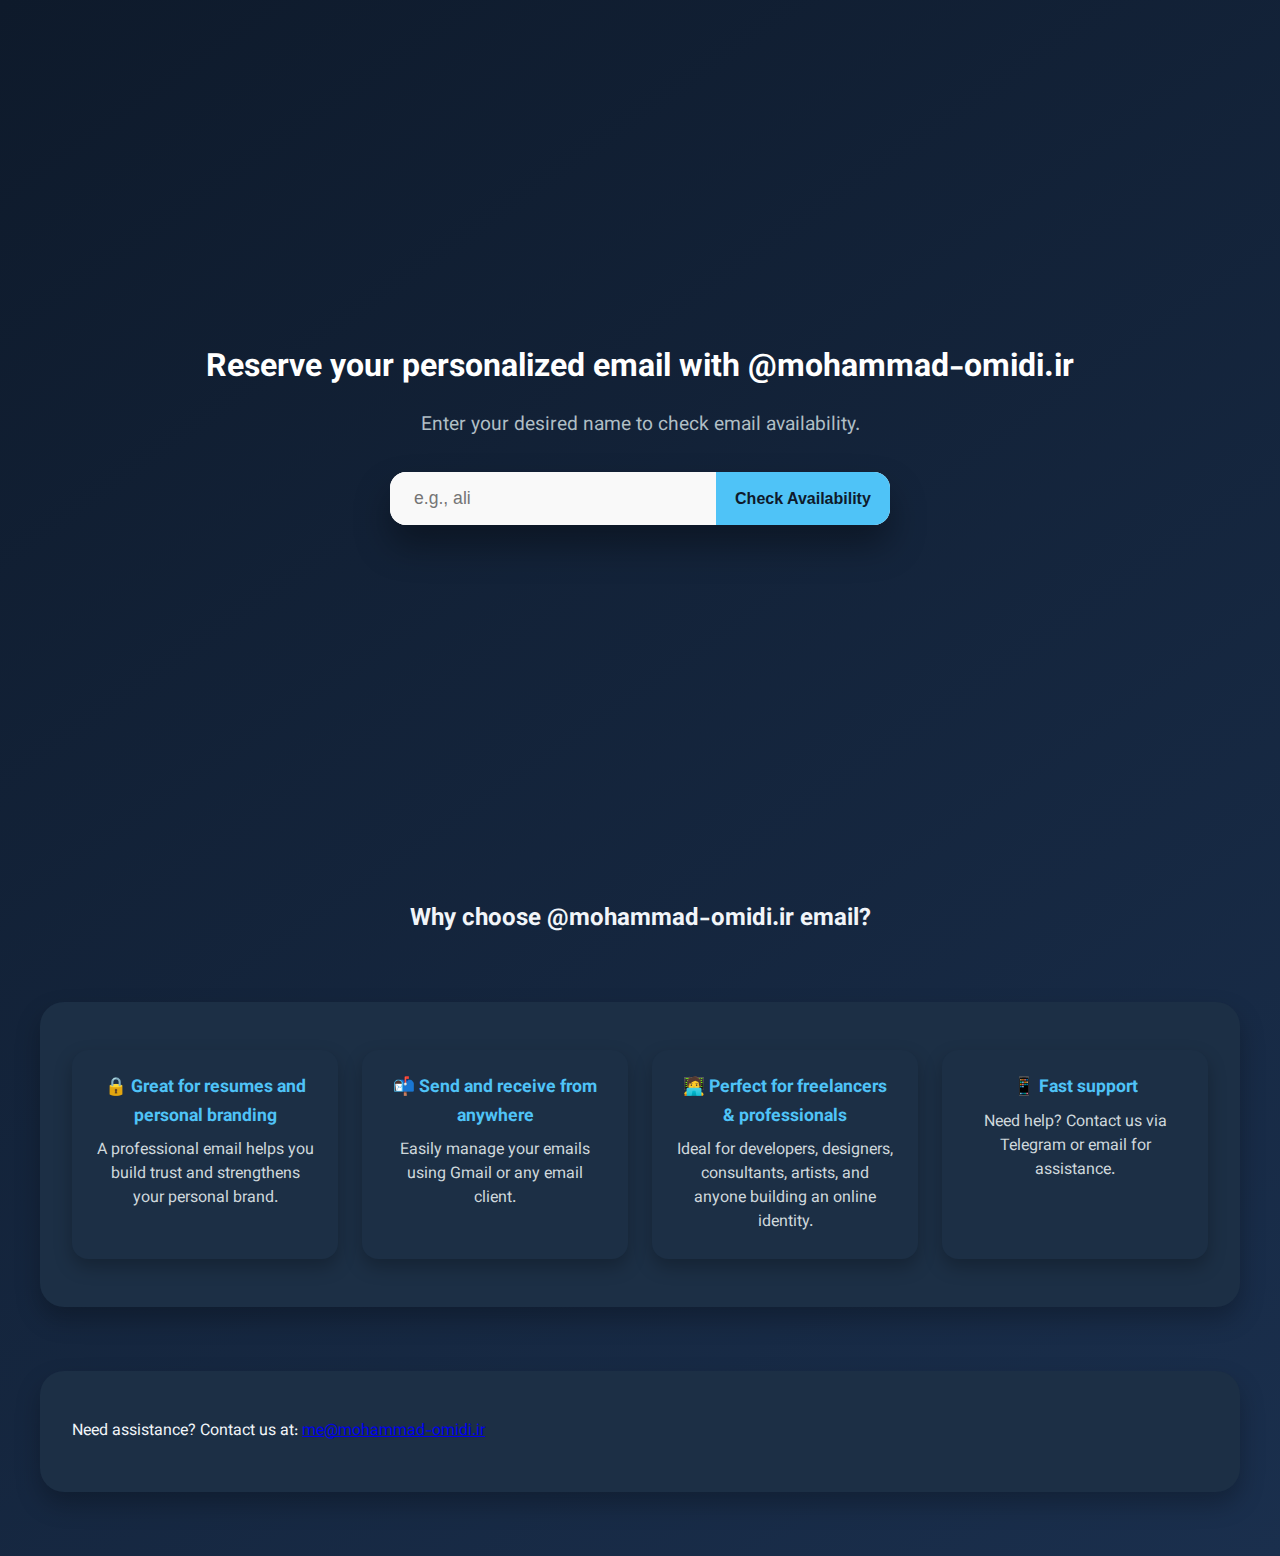
<file: index.html>
<!DOCTYPE html>
<html lang="en" dir="ltr">
<head>
  <meta charset="UTF-8">
  <title>Email Reservation</title>
  <link rel="stylesheet" href="style.css">
  <link href="https://fonts.googleapis.com/css2?family=Vazirmatn&display=swap" rel="stylesheet">
</head>
<body>
  <section class="hero">
    <h1>Reserve your personalized email with <span>@mohammad-omidi.ir</span></h1>
    <p>Enter your desired name to check email availability.</p>
    <div class="search-box">
      <input type="text" id="nameInput" placeholder="e.g., ali">
      <button onclick="submitName()">Check Availability</button>
    </div>
    <p id="resultText"></p>
  </section>

  <section class="features">
    <h2 style="text-align: center">Why choose @mohammad-omidi.ir email?</h2>
    <div class="email-benefits-wrapper">
      <div class="email-benefits">
        <div>
          <h3>🔒 Great for resumes and personal branding</h3>
          <p>A professional email helps you build trust and strengthens your personal brand.</p>
        </div>
        <div>
          <h3>📬 Send and receive from anywhere</h3>
          <p>Easily manage your emails using Gmail or any email client.</p>
        </div>
        <div>
          <h3>🧑‍💻 Perfect for freelancers & professionals</h3>
          <p>Ideal for developers, designers, consultants, artists, and anyone building an online identity.</p>
        </div>
        <div>
          <h3>📱 Fast support</h3>
          <p>Need help? Contact us via Telegram or email for assistance.</p>
        </div>
      </div>
    </div>
  </section>

  <div class="email-benefits-wrapper">
    Need assistance? Contact us at:  
    <a href="mailto:me@mohammad-omidi.ir">me@mohammad-omidi.ir</a>
  </div>

  <script src="main.js"></script>
</body>
</html>
</file>
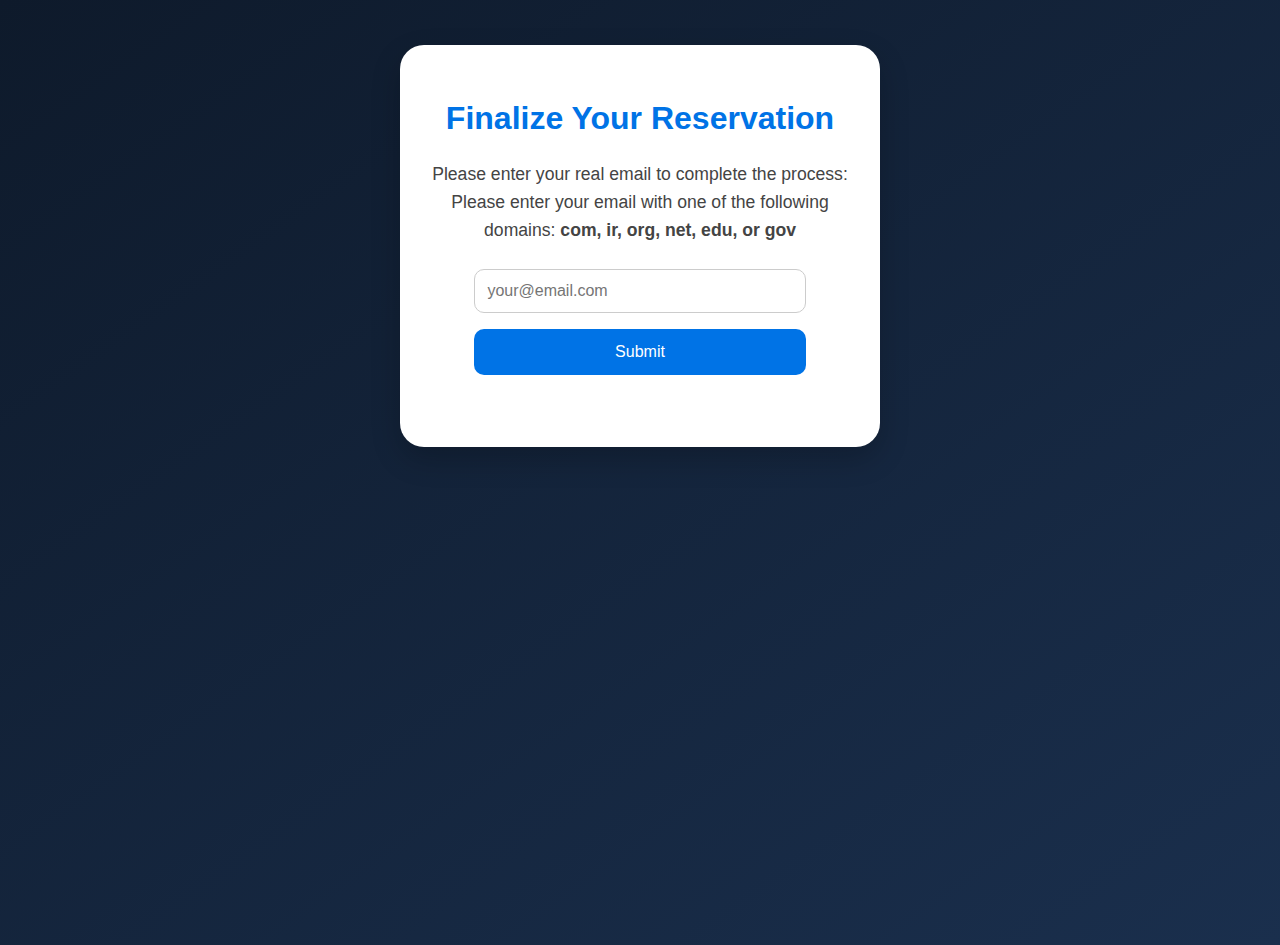
<file: contact.html>
<!DOCTYPE html>
<html lang="en">
<head>
  <meta charset="UTF-8" />
  <meta name="viewport" content="width=device-width, initial-scale=1.0"/>
  <title>Finalize Reservation</title>
  <link rel="stylesheet" href="style.css" />
</head>
<body>
  <div class="container">
    <h1>Finalize Your Reservation</h1>
    <p>Please enter your real email to complete the process: Please enter your email with one of the following domains: <b>com, ir, org, net, edu, or gov </p>
    <form id="finalForm" onsubmit="return false;">
      <input type="email" id="userEmail" placeholder="your@email.com" required />
      <button type="submit" id="submitBtn">Submit</button>
    </form>
    <p id="message" class="message"></p>
  </div>
  <script src="contact.js"></script>
</body>
</html>
</file>
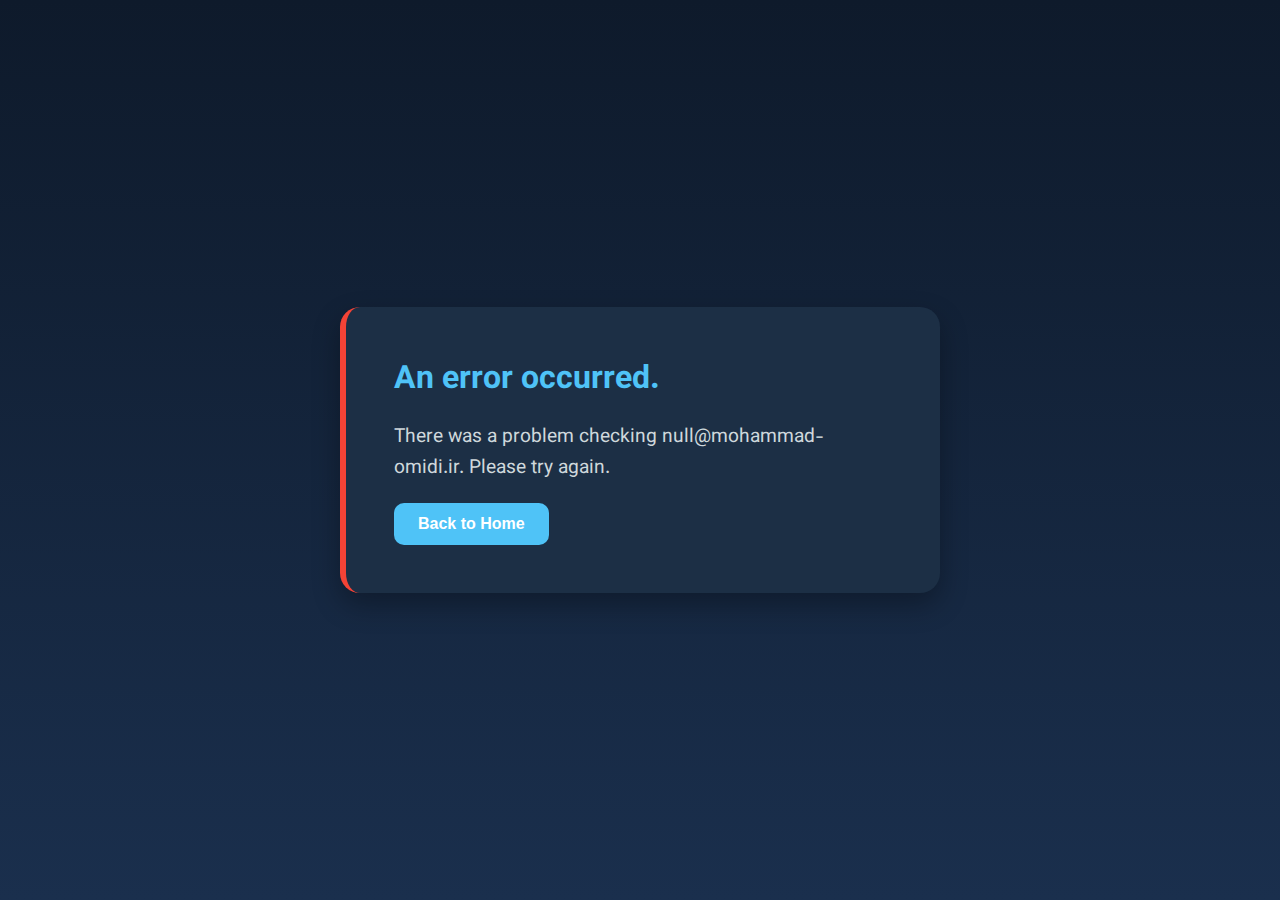
<file: status.html>
<!DOCTYPE html>
<html lang="en" dir="ltr">
<head>
  <meta charset="UTF-8">
  <title>Reservation Status</title>
  <link rel="stylesheet" href="style.css">
  <link href="https://fonts.googleapis.com/css2?family=Vazirmatn&display=swap" rel="stylesheet">
</head>
<body>
  <div class="status-page">
    <div class="message-box" id="messageBox">
      <h2 id="title"></h2>
      <p id="description"></p>
      <button class="home-button" onclick="goHome()">Back to Home</button>
      <button class="reserve-button" onclick="reserveEmail()">Reserve This Email</button>
    </div>
  </div>

  <script src="status.js"></script>
</body>
</html>
</file>
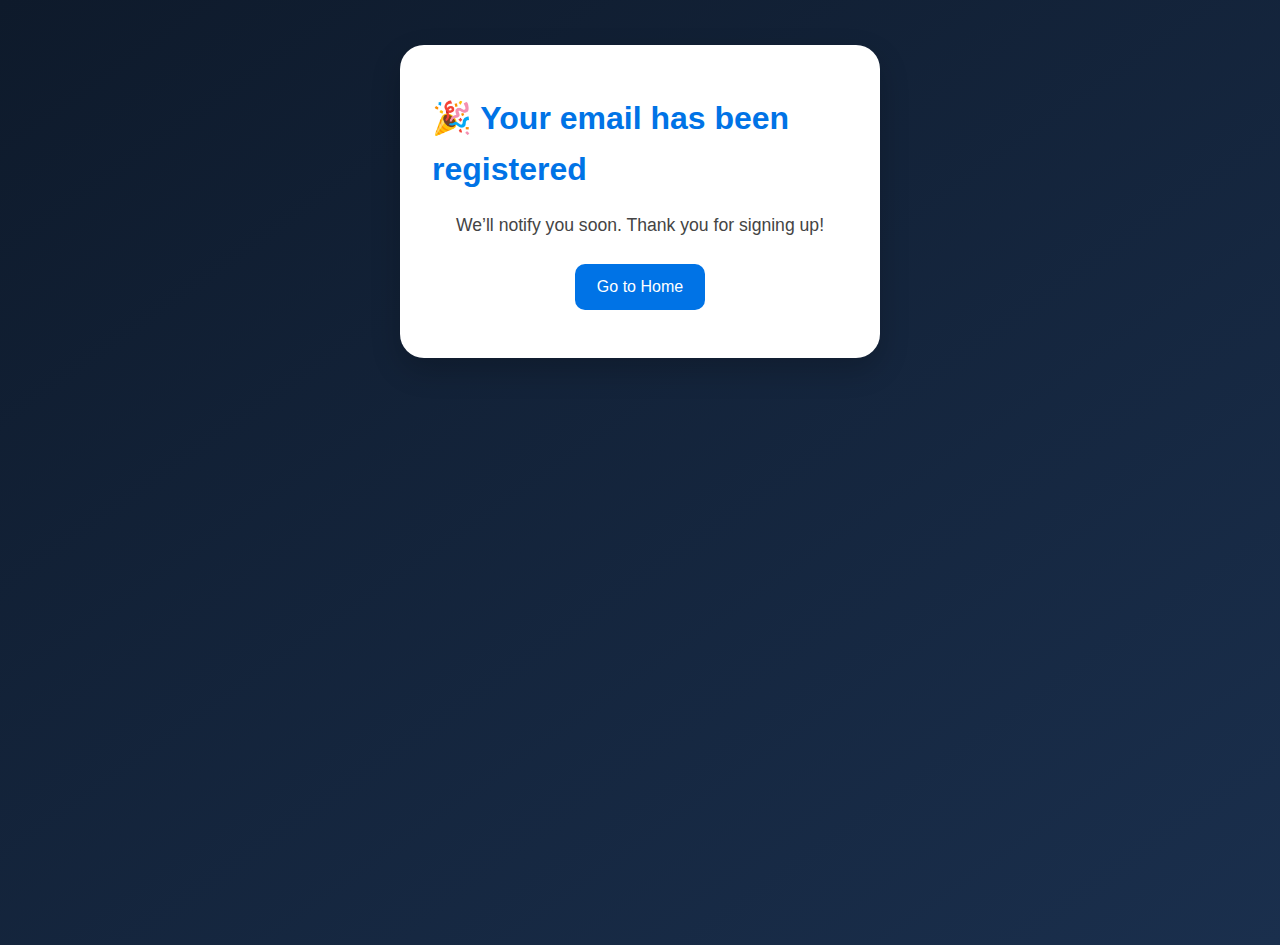
<file: thank-you.html>
<!DOCTYPE html>
<html lang="en">
<head>
  <meta charset="UTF-8" />
  <meta name="viewport" content="width=device-width, initial-scale=1.0"/>
  <title>Thank You</title>
  <link rel="stylesheet" href="style.css" />
</head>
<body>
  <div class="container" style="direction: ltr; text-align: left;">
    <h1>🎉 Your email has been registered</h1>
    <p>We’ll notify you soon. Thank you for signing up!</p>
    <a href="index.html">
      <button>Go to Home</button>
    </a>
  </div>
</body>
</html>
</file>
<file: style.css>
/* =====================
   RESET + BASE STYLES
===================== */
* {
  margin: 0;
  padding: 0;
  box-sizing: border-box;
}

body {
  font-family: 'Vazirmatn', 'Segoe UI', Tahoma, Geneva, Verdana, sans-serif;
  background: linear-gradient(145deg, #0e1a2b, #1a2f4d);
  color: #f1f5f9;
  line-height: 1.6;
  direction: ltr;
  text-align: left;
  min-height: 100vh;
  overflow-x: hidden;
  transition: all 0.3s ease-in-out;
}

/* =====================
   HERO SECTION
===================== */
.hero {
  min-height: 100vh;
  display: flex;
  flex-direction: column;
  justify-content: center;
  align-items: center;
  padding: 2rem;
  text-align: center;
  animation: fadeInUp 1s ease-in-out;
}

.hero h1 {
  font-size: 2rem;
  color: #ffffff;
  margin-bottom: 1rem;
  animation: slideDown 0.8s ease-in-out;
}

.hero p {
  font-size: 1.2rem;
  color: #b0bec5;
  margin-bottom: 2rem;
  animation: fadeIn 1.2s ease-in-out;
}

/* =====================
   SEARCH BOX
===================== */
.search-box {
  display: flex;
  background: #ffffff;
  border-radius: 16px;
  box-shadow: 0 20px 35px rgba(0, 0, 0, 0.35);
  max-width: 500px;
  width: 100%;
  overflow: hidden;
  transition: transform 0.3s ease-in-out;
}

.search-box:hover {
  transform: scale(1.03);
}

.search-box input {
  flex: 1;
  padding: 1rem 1.5rem;
  border: none;
  font-size: 1.1rem;
  outline: none;
  color: #333;
  background-color: #f9f9f9;
}

.search-box button {
  background: #4fc3f7;
  color: #0e1a2b;
  padding: 1rem 1.2rem;
  font-weight: bold;
  border: none;
  font-size: 1rem;
  cursor: pointer;
  transition: background 0.3s ease, transform 0.2s ease;
}

.search-box button:hover {
  background: #03a9f4;
  transform: scale(1.05);
}

/* =====================
   CONTAINER STYLES
===================== */
.container {
  display: flex;
  flex-direction: column;
  justify-content: center;
  align-items: center;
  background-color: #ffffff;
  padding: 3rem 2rem;
  border-radius: 24px;
  box-shadow: 0 12px 30px rgba(0, 0, 0, 0.2);
  max-width: 480px;
  margin: 5vh auto;
  color: #0e1a2b;
  text-align: center;
  animation: fadeInUp 0.8s ease-in-out;
}

.container h1 {
  color: #0073e6;
  font-size: 2rem;
  margin-bottom: 1rem;
}

.container p {
  font-size: 1.1rem;
  color: #444;
  margin-bottom: 1.5rem;
}

.container input[type="email"] {
  padding: 12px;
  width: 100%;
  border: 1px solid #ccc;
  border-radius: 10px;
  font-size: 1rem;
  margin-bottom: 1rem;
  transition: border 0.3s ease;
}

.container input[type="email"]:focus {
  border-color: #0073e6;
  outline: none;
}

.container button {
  padding: 14px 22px;
  background-color: #0073e6;
  color: #fff;
  border: none;
  font-size: 1rem;
  border-radius: 10px;
  cursor: pointer;
  transition: background-color 0.3s ease, transform 0.2s ease;
  width: 100%;
}

.container button:hover:not(:disabled) {
  background-color: #005bb5;
  transform: scale(1.03);
}

.container button:disabled {
  background-color: #aaa;
  cursor: not-allowed;
}

/* =====================
   STATUS PAGE STYLES
===================== */
.status-page {
  display: flex;
  justify-content: center;
  align-items: center;
  min-height: 100vh;
  padding: 2rem;
  background: linear-gradient(180deg, #0e1a2b, #1a2f4d);
  animation: fadeIn 1s ease-in-out;
}

.message-box {
  background: #1c2f45;
  padding: 3rem;
  border-radius: 20px;
  box-shadow: 0 12px 28px rgba(0, 0, 0, 0.3);
  max-width: 600px;
  width: 100%;
  text-align: left;
  position: relative;
  animation: slideUp 0.8s ease-in-out;
}

.message-box h2 {
  color: #4fc3f7;
  margin-bottom: 1rem;
  font-size: 2rem;
}

.message-box p {
  color: #cfd8dc;
  font-size: 1.2rem;
}

.message-box.success {
  border-left: 6px solid #4caf50;
}

.message-box.duplicate {
  border-left: 6px solid #ff9800;
}

.message-box.error {
  border-left: 6px solid #f44336;
}

/* =====================
   BUTTON STYLES
===================== */
.home-button,
.reserve-button {
  margin-top: 20px;
  padding: 12px 24px;
  border-radius: 10px;
  font-size: 1rem;
  font-weight: bold;
  border: none;
  cursor: pointer;
  transition: all 0.3s ease-in-out;
  display: inline-block;
  margin-right: 10px;
}

.home-button {
  background-color: #4fc3f7;
  color: white;
}

.home-button:hover {
  background-color: #039be5;
  transform: scale(1.05);
}

.reserve-button {
  background-color: #ffffff;
  color: #0e1a2b;
  border: 2px solid #4fc3f7;
}

.reserve-button:hover {
  background-color: #e1f5fe;
  transform: scale(1.05);
}

.reserve-button:disabled {
  background-color: #26c6da;
  color: #ffffff;
  cursor: default;
  opacity: 0.8;
}

/* =====================
   ANIMATIONS
===================== */
@keyframes fadeIn {
  from { opacity: 0; }
  to { opacity: 1; }
}

@keyframes fadeInUp {
  from { opacity: 0; transform: translateY(20px); }
  to { opacity: 1; transform: translateY(0); }
}

@keyframes slideDown {
  from { opacity: 0; transform: translateY(-20px); }
  to { opacity: 1; transform: translateY(0); }
}

@keyframes slideUp {
  from { opacity: 0; transform: translateY(20px); }
  to { opacity: 1; transform: translateY(0); }
}

/* =====================
   EMAIL BENEFITS SECTION
===================== */
.email-benefits-wrapper {
  background-color: #1c2f45;
  padding: 3rem 2rem;
  border-radius: 24px;
  box-shadow: 0 12px 24px rgba(0, 0, 0, 0.25);
  max-width: 1200px;
  margin: 4rem auto;
  animation: fadeInUp 0.8s ease-in-out;
}

.email-benefits {
  display: flex;
  justify-content: space-between;
  flex-wrap: wrap;
  gap: 1.5rem;
}

.email-benefits > div {
  flex: 1 1 220px;
  background-color: #1c2f45;
  padding: 1.5rem;
  border-radius: 16px;
  box-shadow: 0 8px 18px rgba(0, 0, 0, 0.25);
  transition: transform 0.3s ease;
  text-align: center;
  color: #cfd8dc;
}

.email-benefits > div:hover {
  transform: translateY(-5px);
}

.email-benefits h3 {
  color: #4fc3f7;
  font-size: 1.1rem;
  margin-bottom: 0.5rem;
}

.email-benefits p {
  font-size: 1rem;
  line-height: 1.5;
}
</file>
